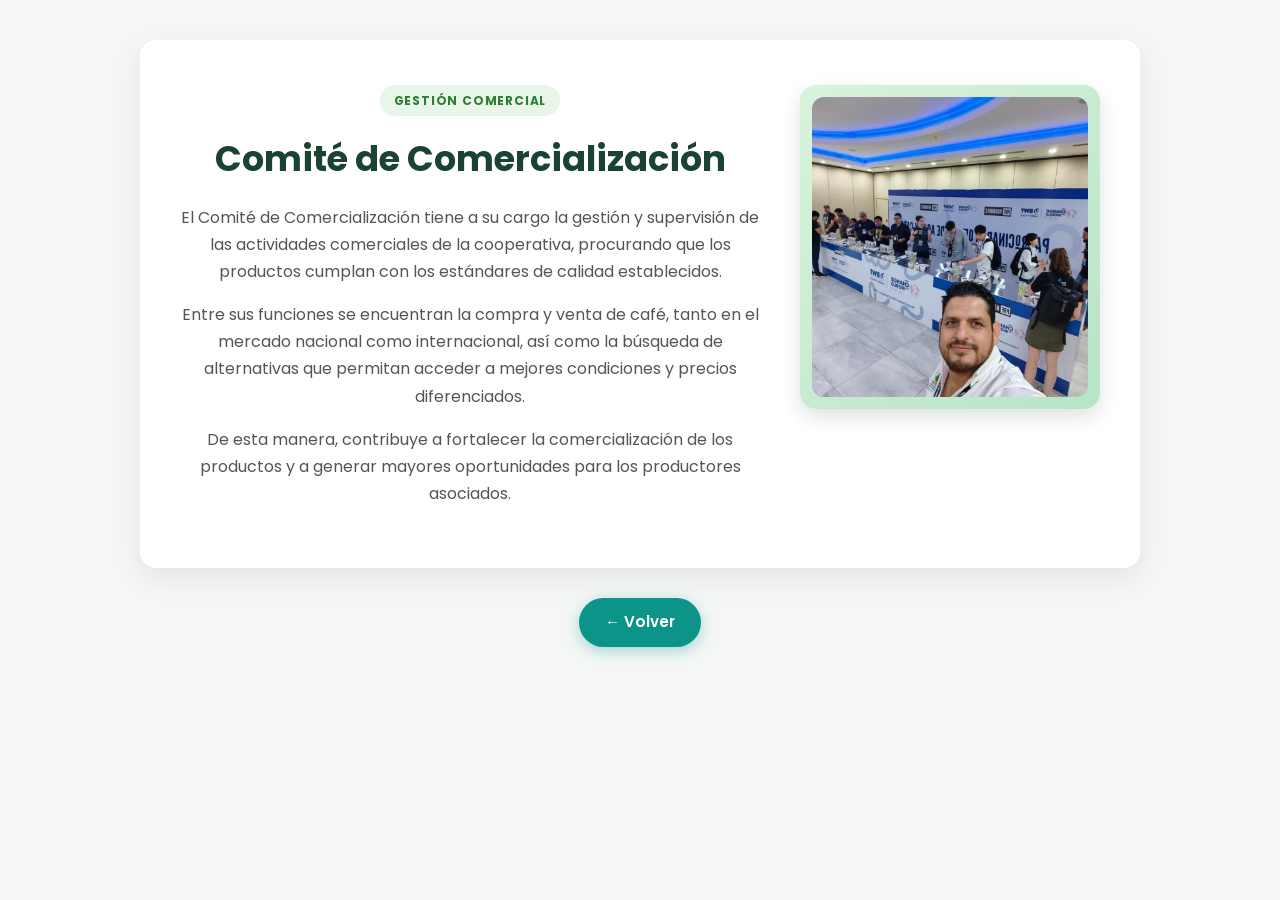
<file: comite de comercializacion.html>
<html lang="es">
<head>
<meta charset="UTF-8">
<meta name="viewport" content="width=device-width, initial-scale=1.0">
<title>Comité de Comercialización - COMICAOL</title>
<style>
@import url('https://fonts.googleapis.com/css2?family=Poppins:wght@300;400;600;700&display=swap');
*{box-sizing:border-box;margin:0;padding:0}
body{
  font-family:'Poppins',sans-serif;
  background:#f4f7f6;
  color:#333;
  padding:40px 20px;
  line-height:1.6;
}
.container{
  max-width:1000px;
  margin:0 auto;
  display:grid;
  grid-template-columns:1fr;
  gap:40px;
  align-items:start;
  background:#ffffff;
  border-radius:16px;
  padding:45px 40px;
  box-shadow:0 10px 30px rgba(0,0,0,0.08);
}
@media(min-width:768px){
  .container{grid-template-columns:1fr 300px}
}
.contenido{text-align:center}
.badge{
  display:inline-block;
  font-size:.75rem;
  font-weight:700;
  text-transform:uppercase;
  letter-spacing:.8px;
  padding:6px 14px;
  border-radius:20px;
  margin-bottom:15px;
  background:#e8f5e9;
  color:#2e7d32;
}
h1{
  font-size:2.2rem;
  font-weight:700;
  margin-bottom:16px;
  color:#1b4332;
}
p{
  color:#555;
  font-size:1rem;
  line-height:1.7;
  margin-bottom:16px;
}
/* TARJETA DE LA FOTO A LA DERECHA */
.card-imagen{
  background:linear-gradient(135deg,#d8f3dc 0%,#b7e4c7 100%);
  border-radius:16px;
  padding:12px;
  box-shadow:0 8px 20px rgba(0,0,0,0.12);
  position:sticky;
  top:20px;
}
.foto{
  width:100%;
  height:300px;
  border-radius:12px;
  overflow:hidden;
  background:#fff;
}
.foto img{
  width:100%;
  height:100%;
  object-fit:cover;
  display:block;
}
/* BOTONES BONITOS */
.navegacion{
  max-width:1000px;
  margin:30px auto 0 auto;
  display:flex;
  flex-wrap:wrap;
  gap:15px;
  justify-content:center;
}
.btn{
  display:inline-flex;
  padding:12px 26px;
  border-radius:50px;
  text-decoration:none;
  font-weight:600;
  font-size:.95rem;
  transition:.3s ease;
}
.btn-principal{
  background:#0d9488;
  color:#fff;
  box-shadow:0 4px 15px rgba(13,148,136,.35);
}
.btn-principal:hover{background:#0f766e;transform:translateY(-2px)}
.btn-sec{
  background:#fff;
  color:#0d9488;
  border:2px solid #0d9488;
}
.btn-sec:hover{background:#e6fffa}
</style>
</head>
<body>

<div class="container">
  <main class="contenido">
    <span class="badge">Gestión Comercial</span>
    <h1>Comité de Comercialización</h1>
    <p>El Comité de Comercialización tiene a su cargo la gestión y supervisión de las actividades comerciales de la cooperativa, procurando que los productos cumplan con los estándares de calidad establecidos.</p>
    <p>Entre sus funciones se encuentran la compra y venta de café, tanto en el mercado nacional como internacional, así como la búsqueda de alternativas que permitan acceder a mejores condiciones y precios diferenciados.</p>
    <p>De esta manera, contribuye a fortalecer la comercialización de los productos y a generar mayores oportunidades para los productores asociados.</p>
  </main>

  <aside class="card-imagen">
    <div class="foto">
      <!-- CAMBIA EL NOMBRE POR TU FOTO -->
      <img src="comi4.jpeg"Comité de Comercialización">
    </div>
  </aside>
</div>

<div class="navegacion">
  <a href="comites.html" class="btn btn-principal">← Volver</a>
</div>

</body>
</html>
</file>
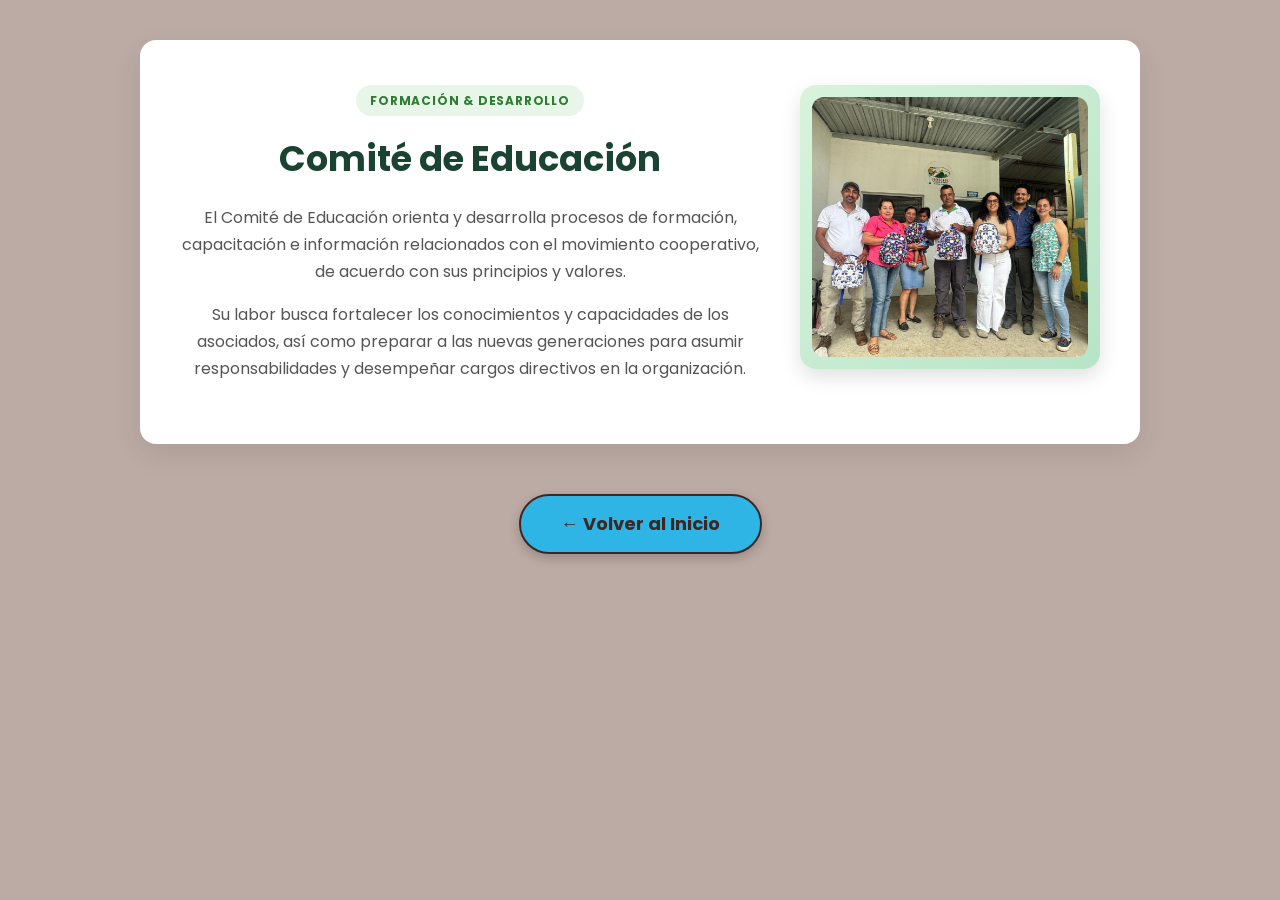
<file: comite de educacion.html>
<!DOCTYPE html>
<html lang="es">
<head>
  <meta charset="UTF-8">
  <meta name="viewport" content="width=device-width, initial-scale=1.0">
  <title>Comité de Educación</title>
  <style>
    @import url('https://fonts.googleapis.com/css2?family=Poppins:wght@300;400;600;700&display=swap');
    html { scroll-behavior: smooth; }
    * { box-sizing: border-box; margin: 0; padding: 0; }
    body {
      font-family: 'Poppins', sans-serif; 
      background-color: #bcaaa4;
      color: #333333;
      line-height: 1.6;
      padding: 40px 20px;
      padding-bottom: 40px;
    }

    .container {
      max-width: 1000px;
      margin: 0 auto;
      display: grid;
      grid-template-columns: 1fr;
      gap: 40px;
      align-items: start;
      background: #ffffff;
      border-radius: 16px;
      padding: 45px 40px;
      box-shadow: 0 10px 30px rgba(14, 9, 9, 0.08);
    }
    @media (min-width: 768px) {
      .container { grid-template-columns: 1fr 300px; }
    }
    .contenido-educacion { text-align: center; }
    .badge {
      display: inline-block;
      font-size: 0.75rem;
      font-weight: 700;
      text-transform: uppercase;
      letter-spacing: 0.8px;
      padding: 6px 14px;
      border-radius: 20px;
      margin-bottom: 15px;
      background-color: #e8f5e9;
      color: #2e7d32;
    }
    h1 {
      font-size: 2.2rem;
      font-weight: 700;
      margin-bottom: 16px;
      color: #1b4332;
      text-align: center;
    }
    p {
      color: #555555;
      font-size: 1rem;
      line-height: 1.7;
      margin-bottom: 16px;
      text-align: center;
    }
    .card-imagen {
      background: linear-gradient(135deg, #d8f3dc 0%, #b7e4c7 100%);
      border-radius: 16px;
      padding: 12px;
      box-shadow: 0 8px 20px rgba(0, 0, 0, 0.12);
      position: sticky;
      top: 20px;
    }
    .contenedor-foto {
      width: 100%;
      height: 260px;
      border-radius: 12px;
      overflow: hidden;
      background: #ffffff;
      display: flex;
      align-items: center;
      justify-content: center;
    }
    .contenedor-foto img {
      width: 100%;
      height: 100%;
      object-fit: cover;
      display: block;
    }
    /* LINKS BONITOS PARA CONECTAR */
    .navegacion-comites {
      max-width: 1000px;
      margin: 30px auto 0 auto;
      display: flex;
      flex-wrap: wrap;
      gap: 15px;
      justify-content: center;
    }
    .btn-link {
      display: inline-flex;
      align-items: center;
      gap: 8px;
      padding: 12px 26px;
      border-radius: 50px;
      text-decoration: none;
      font-weight: 600;
      font-size: 0.95rem;
      transition: all 0.3s ease;
    }
    .btn-principal {
      background-color: #0d9488;
      color: #ffffff;
      box-shadow: 0 4px 15px rgba(13, 148, 136, 0.35);
    }
    .btn-principal:hover {
      background-color: #0f766e;
      transform: translateY(-2px);
    }
    .btn-secundario {
      background-color: #ffffff;
      color: #0d9488;
      border: 2px solid #0d9488;
    }
    .btn-secundario:hover {
      background-color: #e6fffa;
      transform: translateY(-2px);
    }

    .contenedor-boton{
  width: 100%;
  display: flex;
  justify-content: center; /* lo centra perfecto */
  margin: 40px 0;
}

.btn-ir-inicio{
  display: inline-block;
  background-color: #2eb5e5; 
  color: #3E2723;
  padding: 12px 32px;
  border-radius: 50px; /* forma de píldora como tu foto */
  text-decoration: none;
  font-weight: 700;
  font-size: 16px;
  box-shadow: 0 4px 10px rgba(0,0,0,0.15);
  transition: all 0.3s ease;
}

.btn-ir-inicio:hover{
  background-color: #3E2723;
  color: #F5EFE6;
  transform: translateY(-2px);
}
  </style>
</head>
<body id="top">

  <div class="container">
    <main class="contenido-educacion">
      <span class="badge">Formación & Desarrollo</span>
      <h1>Comité de Educación</h1>
      <p>El Comité de Educación orienta y desarrolla procesos de formación, capacitación e información relacionados con el movimiento cooperativo, de acuerdo con sus principios y valores.</p>
      <p>Su labor busca fortalecer los conocimientos y capacidades de los asociados, así como preparar a las nuevas generaciones para asumir responsabilidades y desempeñar cargos directivos en la organización.</p>
    </main>

    <aside class="card-imagen">
      <div class="contenedor-foto">
        <img src="comite de edu4.jpeg" alt="comite-de-educacion">
      </div>
    </aside>
  </div>

    <div style="width:100%; display:flex; justify-content:center; margin: 50px 0 40px 0;">
  <a href="comites.html" style="
    display:inline-block;
    background-color: #2eb5e5;
    color: #3E2723;
    padding: 14px 40px;
    border-radius: 50px;
    text-decoration: none;
    font-family: 'Poppins', sans-serif;
    font-weight: 700;
    font-size: 18px;
    border: 2px solid #3E2723;
    box-shadow: 0 4px 12px rgba(0,0,0,0.2);
  ">← Volver al Inicio</a>

    

</body>
</html>
</file>
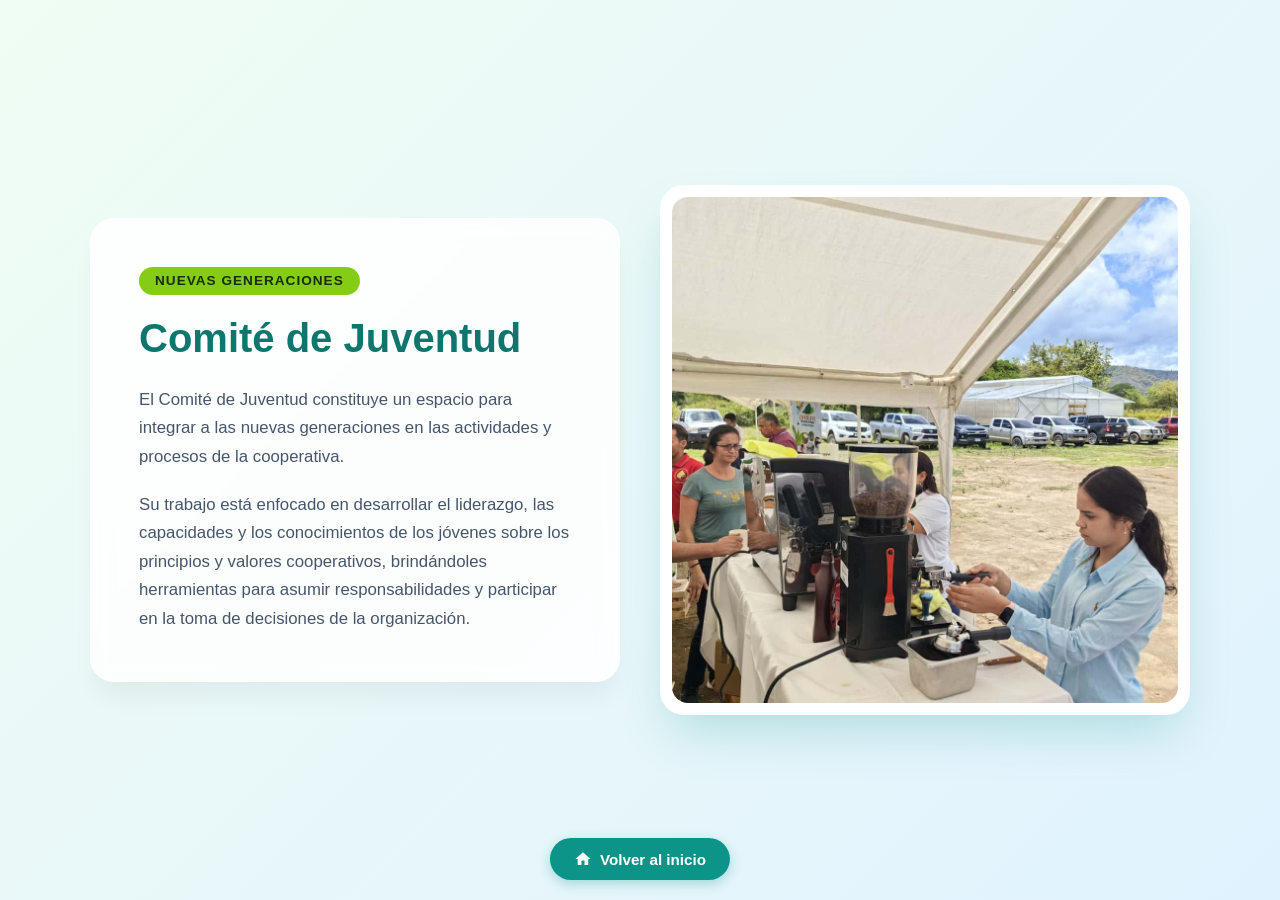
<file: comite de juventud.html>
<!DOCTYPE html>
<html lang="es">
<head>
  <meta charset="UTF-8">
  <meta name="viewport" content="width=device-width, initial-scale=1.0">
  <title>Comité de Juventud</title>
  <style>
    :root {
      --primary: #0d9488;       /* Turquesa vibrante / Liderazgo */
      --primary-dark: #0f766e;  /* Turquesa oscuro */
      --accent: #84cc16;        /* Verde lima / Crecimiento y Juventud */
      --bg-gradient: linear-gradient(135deg, #f0fdf4 0%, #e0f2fe 100%);
      --text-main: #1e293b;
      --text-muted: #475569;
    }

    * {
      box-sizing: border-box;
      margin: 0;
      padding: 0;
      font-family: 'Segoe UI', Tahoma, Geneva, Verdana, sans-serif;
    }

    body {
      background: var(--bg-gradient);
      min-height: 100vh;
      display: flex;
      align-items: center;
      justify-content: center;
      padding: 2rem;
    }

    .container {
      max-width: 1100px;
      width: 100%;
      display: grid;
      grid-template-columns: 1fr 1fr;
      gap: 2.5rem;
      align-items: center;
    }

    /* Columna Izquierda: Texto */
    .content-box {
      background: rgba(255, 255, 255, 0.85);
      backdrop-filter: blur(10px);
      padding: 3rem;
      border-radius: 24px;
      box-shadow: 0 20px 25px -5px rgba(0, 0, 0, 0.05), 0 8px 10px -6px rgba(0, 0, 0, 0.01);
      border: 1px solid rgba(255, 255, 255, 0.6);
    }

    .badge {
      display: inline-block;
      background-color: var(--accent);
      color: #1a2e05;
      font-weight: 700;
      font-size: 0.85rem;
      padding: 0.4rem 1rem;
      border-radius: 50px;
      text-transform: uppercase;
      letter-spacing: 1px;
      margin-bottom: 1.2rem;
    }

    h1 {
      color: var(--primary-dark);
      font-size: 2.5rem;
      line-height: 1.2;
      margin-bottom: 1.5rem;
      font-weight: 800;
    }

    p {
      color: var(--text-muted);
      font-size: 1.05rem;
      line-height: 1.7;
      margin-bottom: 1.2rem;
    }

    p:last-child {
      margin-bottom: 0;
    }

    /* Columna Derecha: Tarjeta para Imagen */
    .image-card {
      background: #ffffff;
      border-radius: 24px;
      padding: 12px;
      box-shadow: 0 25px 50px -12px rgba(13, 148, 136, 0.25);
      transition: transform 0.3s ease, box-shadow 0.3s ease;
      height: 100%;
      min-height: 400px;
      display: flex;
    }

    .image-card:hover {
      transform: translateY(-6px);
      box-shadow: 0 30px 60px -12px rgba(13, 148, 136, 0.35);
    }

    .image-card img {
      width: 100%;
      height: 100%;
      object-fit: cover;
      border-radius: 16px;
    }

    /* Responsivo para móviles */
    @media (max-width: 868px) {
      .container {
        grid-template-columns: 1fr;
      }
      .content-box {
        padding: 2rem;
      }
      .image-card {
        min-height: 300px;
      }
    }
  </style>
</head>
<body>

  <div class="container">
    <!-- Texto a la izquierda -->
    <div class="content-box">
      <span class="badge">Nuevas Generaciones</span>
      <h1>Comité de Juventud</h1>
      <p>El Comité de Juventud constituye un espacio para integrar a las nuevas generaciones en las actividades y procesos de la cooperativa.</p>
      <p>Su trabajo está enfocado en desarrollar el liderazgo, las capacidades y los conocimientos de los jóvenes sobre los principios y valores cooperativos, brindándoles herramientas para asumir responsabilidades y participar en la toma de decisiones de la organización.</p>
    </div>

    <!-- Tarjeta solo para la imagen a la derecha -->
    <div class="image-card">
      <img src="comite de juv3.jpeg" alt="Comité de Juventud">
    </div>
  </div>

  <a href="comites.html" class="btn-inicio">
  <svg xmlns="http://www.w3.org/2000/svg" viewBox="0 0 24 24" width="18" height="18" fill="currentColor">
    <path d="M10 20v-6h4v6h5v-8h3L12 3 2 12h3v8z"/>
  </svg>
  Volver al inicio
</a>

<style>
  .btn-inicio {
    display: inline-flex;
    align-items: center;
    gap: 8px;
    padding: 12px 24px;
    background-color: #0d9488;
    color: #ffffff;
    font-family: 'Segoe UI', Tahoma, Geneva, Verdana, sans-serif;
    font-weight: 600;
    font-size: 0.95rem;
    text-decoration: none;
    border-radius: 50px;
    box-shadow: 0 4px 12px rgba(13, 148, 136, 0.3);
    transition: all 0.3s ease;
  }

  .btn-inicio:hover {
    background-color: #0f766e;
    transform: translateY(-2px);
    box-shadow: 0 6px 16px rgba(13, 148, 136, 0.4);
  }



  .btn-inicio {
    display: inline-flex;
    align-items: center;
    gap: 8px;
    padding: 12px 24px;
    background-color: #0d9488;
    color: #ffffff;
    font-family: 'Segoe UI', sans-serif;
    font-weight: 600;
    font-size: 0.95rem;
    text-decoration: none;
    border-radius: 50px;
    box-shadow: 0 4px 12px rgba(13, 148, 136, 0.3);
    transition: all 0.3s ease;

    /* AGREGA ESTO PARA QUE QUEDE ABAJO */
    position: fixed; /* fijo en la pantalla */
    bottom: 20px;    /* 20px desde abajo */
    left: 50%;       /* centrado */
    transform: translateX(-50%);
    z-index: 1000;
  }

  .btn-inicio:hover {
    background-color: #0f766e;
    transform: translateX(-50%) translateY(-2px); /* mantiene el centrado */
    box-shadow: 0 6px 16px rgba(13, 148, 136, 0.4);
  }
</style>


</style>

</body>
</html>
</file>
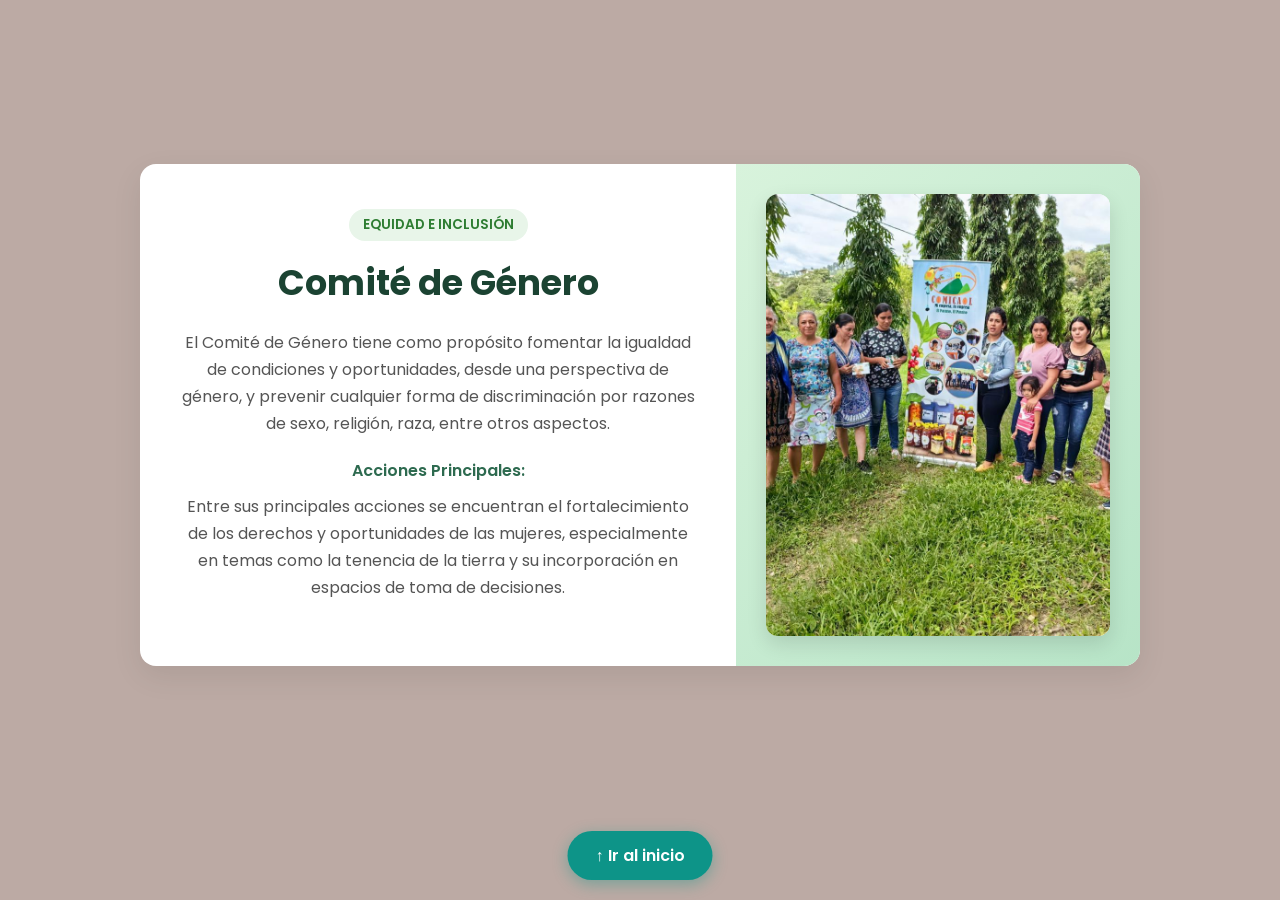
<file: comite-genero.html>
<!DOCTYPE html>
<html lang="es">
<head>
  <meta charset="UTF-8">
  <meta name="viewport" content="width=device-width, initial-scale=1.0">
  <title>Comité de Género</title>
  <link href="https://fonts.googleapis.com/css2?family=Poppins:wght@300;400;600;700&display=swap" rel="stylesheet">
  <style>
    html { scroll-behavior: smooth; }
    * { box-sizing: border-box; margin: 0; padding: 0; }
    body {
      font-family: 'Poppins', sans-serif;
      background-color: #bcaaa4;
      background-color: #bcaaa4;
      color: #333333;
      display: flex;
      justify-content: center;
      align-items: center;
      min-height: 100vh;
      padding: 20px;
      padding-bottom: 90px;
    }
    .container {
      display: flex;
      flex-direction: row;
      max-width: 1000px;
      width: 100%;
      background: #ffffff;
      border-radius: 16px;
      overflow: hidden;
      box-shadow: 0 10px 30px rgba(0, 0, 0, 0.08);
    }
    .content-section {
      flex: 1.2;
      padding: 45px 40px;
      display: flex;
      flex-direction: column;
      justify-content: center;
    }
    .badge {
      display: inline-block;
      align-self: center;
      background-color: #e8f5e9;
      color: #2e7d32;
      font-size: 0.85rem;
      font-weight: 600;
      padding: 6px 14px;
      border-radius: 20px;
      margin-bottom: 15px;
      text-transform: uppercase;
    }
    .title {
      font-size: 2.2rem;
      font-weight: 700;
      color: #1b4332;
      margin-bottom: 20px;
      text-align: center;
    }
    .description {
      font-size: 1rem;
      line-height: 1.7;
      color: #555555;
      margin-bottom: 20px;
      text-align: center;
    }
    .actions-title {
      font-weight: 600;
      color: #2d6a4f;
      margin-bottom: 10px;
      text-align: center;
    }
    .card-image-section {
      flex: 0.8;
      background: linear-gradient(135deg, #d8f3dc 0%, #b7e4c7 100%);
      display: flex;
      align-items: center;
      justify-content: center;
      padding: 30px;
    }
    .image-card {
      width: 100%;
      height: 100%;
      min-height: 320px;
      background-color: #ffffff;
      border-radius: 12px;
      overflow: hidden;
      box-shadow: 0 8px 20px rgba(0, 0, 0, 0.12);
    }
    .image-card img {
      width: 100%;
      height: 100%;
      object-fit: cover;
      display: block;
    }
    /* BOTON ABAJO FIJO */
    .btn-inicio {
      position: fixed;
      bottom: 20px;
      left: 50%;
      transform: translateX(-50%);
      display: inline-flex;
      align-items: center;
      gap: 8px;
      padding: 12px 28px;
      background-color: #0d9488;
      color: #ffffff;
      font-weight: 600;
      font-size: 1rem;
      text-decoration: none;
      border-radius: 50px;
      box-shadow: 0 4px 15px rgba(13, 148, 136, 0.4);
      z-index: 1000;
      transition: all 0.3s ease;
    }
    .btn-inicio:hover {
      background-color: #0f766e;
      transform: translateX(-50%) translateY(-2px);
    }
    @media (max-width: 768px) {
      .container { flex-direction: column; }
      .content-section { padding: 30px 25px; }
    }
  </style>
</head>
<body id="top">

  <div class="container">
    <div class="content-section">
      <span class="badge">Equidad e Inclusión</span>
      <h1 class="title">Comité de Género</h1>
      <p class="description">
        El Comité de Género tiene como propósito fomentar la igualdad de condiciones y oportunidades, desde una perspectiva de género, y prevenir cualquier forma de discriminación por razones de sexo, religión, raza, entre otros aspectos.
      </p>
      <p class="actions-title">Acciones Principales:</p>
      <p class="description">
        Entre sus principales acciones se encuentran el fortalecimiento de los derechos y oportunidades de las mujeres, especialmente en temas como la tenencia de la tierra y su incorporación en espacios de toma de decisiones.
      </p>
    </div>

    <div class="card-image-section">
      <div class="image-card">
        <img src="comite de ge4.jpeg" alt="Comité de Género">
      </div>
    </div>
  </div>

  <!-- BOTON QUE VA ABAJO -->
  <a href="comites.html" class="btn-inicio">↑ Ir al inicio</a>

</body>
</html>
</file>
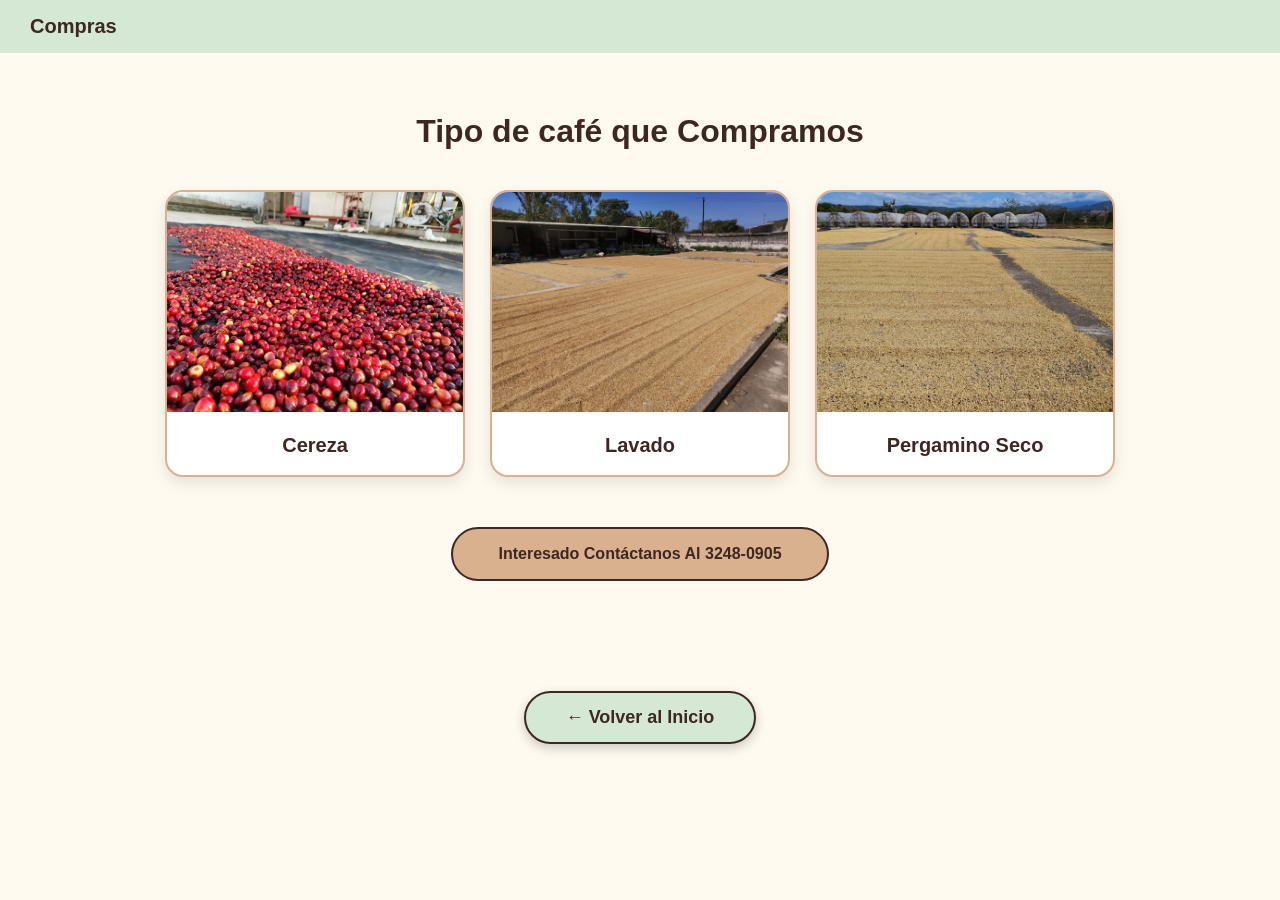
<file: compras.html>
<!DOCTYPE html>
<html lang="es">
<head>
<meta charset="UTF-8">
<meta name="viewport" content="width=device-width, initial-scale=1.0">
<title>Compra de Café</title>
<style>
  *{margin:0; padding:0; box-sizing:border-box;}
  body{
    background-color: #FFFAF0; /* crema como blanca */
    font-family: Arial, sans-serif;
    color: #3E2723;
  }
  /* BARRA DE NAVEGACION */
  nav{
    background: #D5E8D4; /* verde más pálido */
    padding: 15px 30px;
    display: flex;
    justify-content: space-between;
    align-items: center;
    position: sticky;
    top:0;
  }
  nav .logo{
    font-weight: bold;
    font-size: 20px;
    color: #3E2723;
  }
  nav a{
    color: #3E2723;
    text-decoration: none;
    margin-left: 20px;
    font-weight: 700;
  }
  nav a:hover{
    color: #722F37;
    border-bottom: 2px solid #722F37;
  }

  /* SECCION TIPOS */
  .seccion-cafe{
    padding: 60px 20px;
    text-align: center;
  }
  .seccion-cafe h1{
    font-size: 32px;
    margin-bottom: 40px;
  }
  .contenedor-tarjetas{
    display: flex;
    gap: 25px;
    justify-content: center;
    flex-wrap: wrap;
    max-width: 1100px;
    margin: 0 auto;
  }
  .tarjeta{
    background: white;
    width: 300px;
    border-radius: 18px;
    overflow: hidden;
    box-shadow: 0 6px 15px rgba(0,0,0,0.1);
    border: 2px solid #D9B18E; /* borde piel */
    transition: transform 0.2s;
  }
  .tarjeta:hover{
    transform: translateY(-5px);
  }
  .tarjeta img{
    width: 100%;
    height: 220px;
    object-fit: cover;
    background: #F5EFE6; /* mientras cargas tu foto */
  }
  .tarjeta h3{
    padding: 18px;
    font-size: 20px;
  }
  /* BOTON OVALADO */
  .btn-contacto{
    display: inline-block;
    margin-top: 50px;
    background: #D9B18E; /* piel */
    color: #3E2723;
    padding: 16px 45px;
    border-radius: 50px; /* ovalado como tu dibujo */
    text-decoration: none;
    font-weight: bold;
    border: 2px solid #3E2723;
  }
  .btn-contacto:hover{
    background: #3E2723;
    color: #FFFAF0;
  }
</style>
</head>
<body>

<nav>
  <div class="logo">Compras </div>
</nav>

<section class="seccion-cafe" id="tipos">
  <h1>Tipo de café que Compramos</h1>

  <div class="contenedor-tarjetas">

    <div class="tarjeta">
      <img src="CAFE MADURO.jpeg" alt="Café Cereza">
      <h3>Cereza</h3>
    </div>

    <div class="tarjeta">
      <img src="lavado.jpeg" alt="Café Lavado">
      <h3>Lavado</h3>
    </div>

    <div class="tarjeta">
      <img src="pergaminoooooooooooooooo.jpeg" alt="Pergamino Seco">
      <h3>Pergamino Seco</h3>
    </div>

  </div>

  <a href="#contacto" class="btn-contacto">Interesado Contáctanos Al 3248-0905</a>

</section>
<div style="width:100%; display:flex; justify-content:center; margin: 50px 0 40px 0;">
  <a href="index.html" style="
    display:inline-block;
    background-color: #D5E8D4;
    color: #3E2723;
    padding: 14px 40px;
    border-radius: 50px;
    text-decoration: none;
    font-family: 'Poppins', sans-serif;
    font-weight: 700;
    font-size: 18px;
    border: 2px solid #3E2723;
    box-shadow: 0 4px 12px rgba(0,0,0,0.2);
  ">← Volver al Inicio</a>


</body>
</html>
</file>
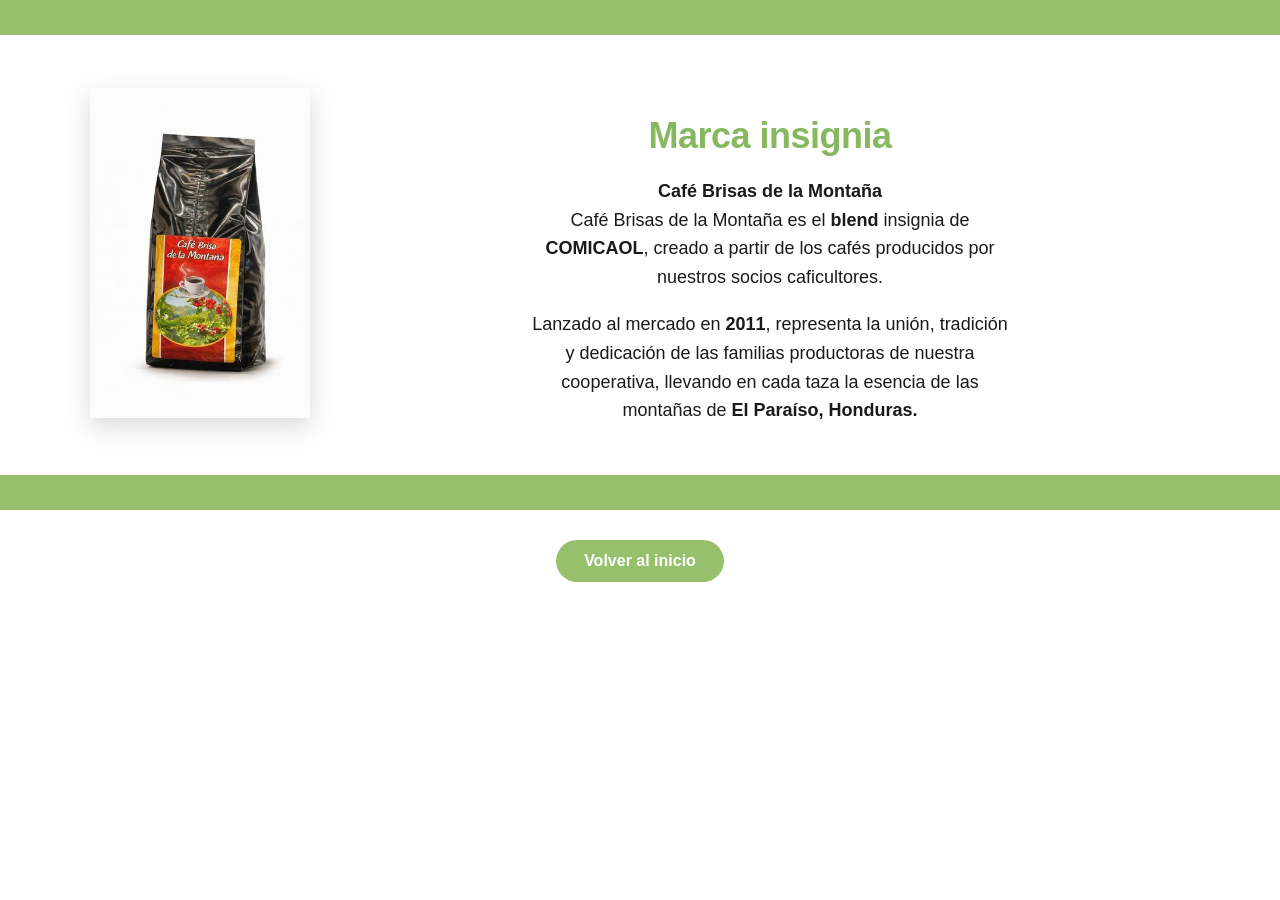
<file: marca.html>
<!DOCTYPE html>
<html lang="es">
<head>
<meta charset="UTF-8">
<meta name="viewport" content="width=device-width, initial-scale=1.0">
<title>Marca Insignia - COMICAOL</title>
<style>
  body { margin: 0; font-family: Arial, Helvetica, sans-serif; background: #fff; }
  
  .franja-verde {
    background-color: #96C06C;
    height: 35px;
    width: 100%;
  }

  .contenedor {
    max-width: 1100px;
    margin: 0 auto;
    display: flex;
    align-items: center;
    justify-content: center;
    gap: 40px;
    padding: 50px 20px;
    flex-wrap: wrap;
  }

  .imagen img {
    max-width: 220px;
    width: 100%;
    filter: drop-shadow(0 8px 12px rgba(0,0,0,0.15));
  }

  .texto {
    flex: 1;
    min-width: 320px;
    text-align: center;
    color: #1a1a1a;
  }

  .texto h2 {
    color: #86B85F;
    font-size: 36px;
    font-weight: 900;
    margin-bottom: 20px;
    font-family: 'Arial Black', sans-serif;
    letter-spacing: -0.5px;
  }

  .texto p {
    font-size: 18px;
    line-height: 1.6;
    margin: 0;
  }

  @media (max-width: 700px) {
    .contenedor { flex-direction: column; }
    .texto h2 { font-size: 28px; }
  }

.btn{display:inline-block;padding:12px 28px;background:#96C06C;color:#fff;border-radius:50px;text-decoration:none;font-weight:600 ;}
.btn:hover{background:#0f766e}

.contenedor-boton{
  text-align: center;
  margin-top: 30px;
}

</style>
</head>
<body>

<div class="franja-verde"></div>

<div class="contenedor">
  <div class="imagen">
    <img src="cafe bolsa.jpeg" alt="Café Brisas de la Montaña">
  </div>

  <div class="texto">
    <h2>Marca insignia</h2>
    
    <p>
      <strong>Café Brisas de la Montaña</strong><br>
      Café Brisas de la Montaña es el <strong>blend</strong> insignia de<br>
      <strong>COMICAOL</strong>, creado a partir de los cafés producidos por<br>
      nuestros socios caficultores.
    </p>

    <br>

    <p>
      Lanzado al mercado en <strong>2011</strong>, representa la unión, tradición<br>
      y dedicación de las familias productoras de nuestra<br>
      cooperativa, llevando en cada taza la esencia de las<br>
      montañas de <strong>El Paraíso, Honduras.</strong>
    </p>
  </div>
</div>

<div class="franja-verde"></div>

<div class="contenedor-boton">
  <a href="index.html" class="btn">Volver al inicio</a>
</div>


</body>
</html>
</file>
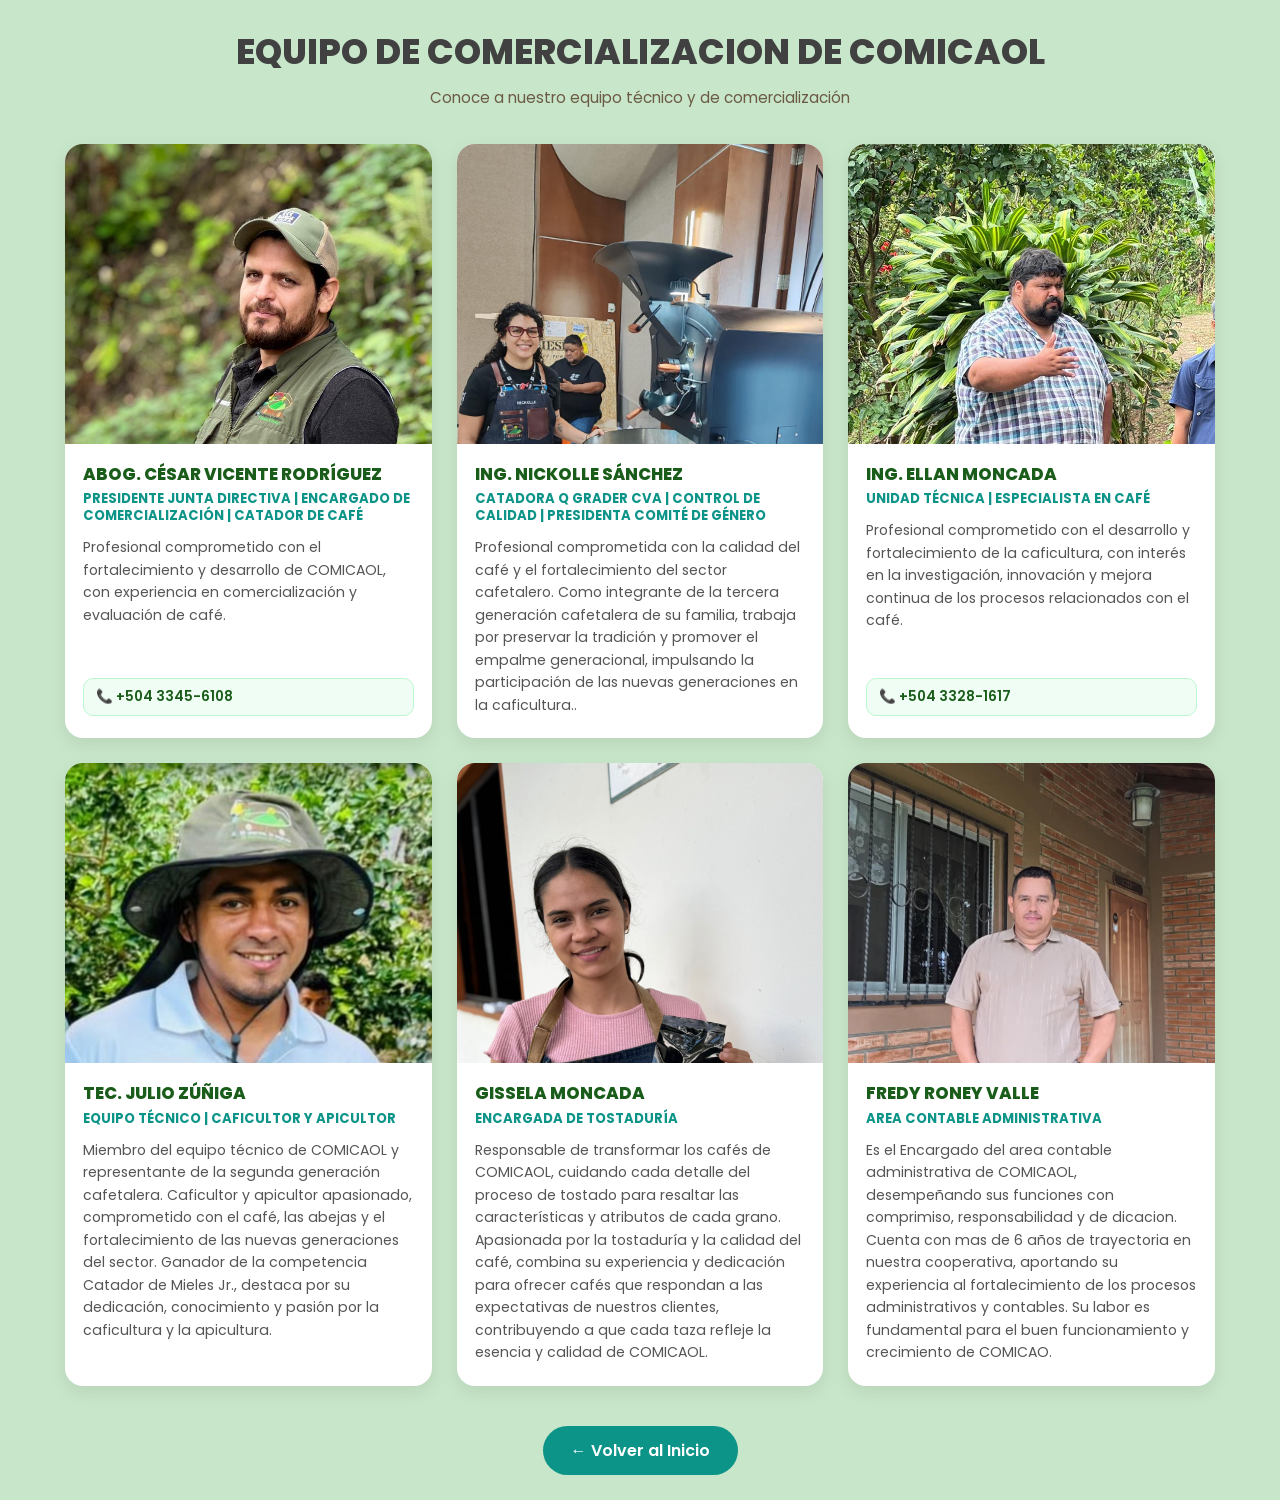
<file: nuestro-equipo.html>
<!DOCTYPE html>
<html lang="es">
<head>
<meta charset="UTF-8">
<meta name="viewport" content="width=device-width, initial-scale=1.0">
<title>Equipo COMICAOL</title>
<style>
@import url('https://fonts.googleapis.com/css2?family=Poppins:wght@300;400;600;700;800&display=swap');
*{box-sizing:border-box;margin:0;padding:0}
body{font-family:'Poppins',sans-serif;background: #c8e6c9;;padding:25px}
.titulo{text-align:center;color: #414141;;font-weight:800;font-size:2.2rem;margin-bottom:8px}
.subtitulo{text-align:center;color:#6b5a44;margin-bottom:35px;font-size:.95rem}
.grid{
  max-width:1150px;margin:0 auto;
  display:grid;
  grid-template-columns:repeat(3, 1fr);
  gap:25px;
}
@media(max-width:900px){.grid{grid-template-columns:repeat(2,1fr)}}
@media(max-width:600px){.grid{grid-template-columns:1fr}}
.card{
  background:#fff;border-radius:18px;overflow:hidden;
  box-shadow:0 6px 18px rgba(0,0,0,.08);display:flex;
  flex-direction:column;transition:.3s;
}
.card:hover{transform:translateY(-6px);box-shadow:0 12px 30px rgba(0,0,0,.12)}
.foto{width:100%;height:300px;overflow:hidden;background:#f0f0f0}
.foto img{width:100%;height:100%;object-fit:cover;object-position:top;display:block}
.info{padding:20px 18px 22px 18px;flex:1;display:flex;flex-direction:column}
.info h3{color:#1a5d1a;font-weight:800;font-size:1.05rem;line-height:1.2;text-transform:uppercase}
.info .cargo{color:#0d9488;font-weight:700;font-size:.82rem;margin:6px 0 12px 0;line-height:1.3;text-transform:uppercase}
.info .desc{color:#555;font-size:.88rem;line-height:1.6;flex:1}
.contacto{margin-top:15px;background:#f0fdf4;border:1px solid #bbf7d0;padding:8px 12px;border-radius:10px;font-size:.85rem;font-weight:600}
.contacto a{color:#1a5d1a;text-decoration:none}
.centro{text-align:center;margin-top:40px}
.btn{display:inline-block;padding:12px 28px;background:#0d9488;color:#fff;border-radius:50px;text-decoration:none;font-weight:600}
.btn:hover{background:#0f766e}
</style>
</head>
<body>

<h1 class="titulo">EQUIPO DE COMERCIALIZACION DE COMICAOL</h1>
<p class="subtitulo">Conoce a nuestro equipo técnico y de comercialización</p>

<div class="grid">

  <div class="card">
    <div class="foto"><img src="cesar.jpg"></div>
    <div class="info">
      <h3>Abog. César Vicente Rodríguez</h3>
      <div class="cargo">Presidente Junta Directiva | Encargado de Comercialización | Catador de Café</div>
      <div class="desc">Profesional comprometido con el fortalecimiento y desarrollo de COMICAOL, con experiencia en comercialización y evaluación de café.</div>
      <div class="contacto">📞 <a href="tel:+50433456108">+504 3345-6108</a></div>
    </div>
  </div>

  <div class="card">
    <div class="foto"><img src="niko.jpg"></div>
    <div class="info">
      <h3>Ing. Nickolle Sánchez</h3>
      <div class="cargo">Catadora Q Grader CVA | Control de Calidad | Presidenta Comité de Género</div>
      <div class="desc">Profesional comprometida con la calidad del café y el fortalecimiento del sector cafetalero. Como integrante de la tercera generación
        cafetalera de su familia, trabaja por preservar la tradición y promover el empalme generacional, impulsando la participación de
        las nuevas generaciones en la caficultura..</div>
    </div>
  </div>

  <div class="card">
    <div class="foto"><img src="ellan.jpg"></div>
    <div class="info">
      <h3>Ing. Ellan Moncada</h3>
      <div class="cargo">Unidad Técnica | Especialista en Café</div>
      <div class="desc">Profesional comprometido con el desarrollo y fortalecimiento de la caficultura, con interés en la investigación,
        innovación y mejora continua de los procesos relacionados con el café.</div>
      <div class="contacto">📞 <a href="tel:+50433281617">+504 3328-1617</a></div>
    </div>
  </div>

  <div class="card">
    <div class="foto"><img src="julio.jpg"></div>
    <div class="info">
      <h3>Tec. Julio Zúñiga</h3>
      <div class="cargo">Equipo Técnico | Caficultor y Apicultor</div>
      <div class="desc">Miembro del equipo técnico de COMICAOL y representante de la segunda generación cafetalera. Caficultor y apicultor apasionado,
        comprometido con el café, las abejas y el fortalecimiento de las nuevas generaciones del sector.

          Ganador de la competencia Catador de Mieles Jr., destaca por su dedicación, conocimiento y pasión por la caficultura y la apicultura.</div>
    </div>
  </div>

  <!-- NUEVA AGREGADA -->
  <div class="card">
    <div class="foto"><img src="gise.jpg"></div>
    <div class="info">
      <h3>Gissela Moncada</h3>
      <div class="cargo">Encargada de Tostaduría</div>
      <div class="desc"> Responsable de transformar los cafés de COMICAOL, cuidando cada detalle del proceso de tostado para resaltar las características y atributos de cada grano. Apasionada por la
           tostaduría y la calidad del café, combina su experiencia y dedicación para ofrecer cafés que respondan a las expectativas de nuestros clientes, contribuyendo a que cada taza refleje la esencia y calidad de COMICAOL.

</div>
    </div>
  </div>

   <!-- OTRO AGREGADO-->
  <div class="card">
    <div class="foto"><img src="fredy.jpg"></div>
    <div class="info">
      <h3>Fredy Roney Valle</h3>
      <div class="cargo">Area contable Administrativa</div>
      <div class="desc">Es el Encargado del area contable administrativa de COMICAOL, desempeñando sus funciones con comprimiso, responsabilidad y de dicacion.
        Cuenta con mas de 6 años de trayectoria en nuestra cooperativa, aportando su experiencia al fortalecimiento de los procesos administrativos y contables.

        Su labor es fundamental para el buen funcionamiento y crecimiento de COMICAO.
</div>
    </div>
  </div>

</div>




<div class="centro">
  <a href="index.html" class="btn">← Volver al Inicio</a>
</div>

</body>
</html>
</file>
